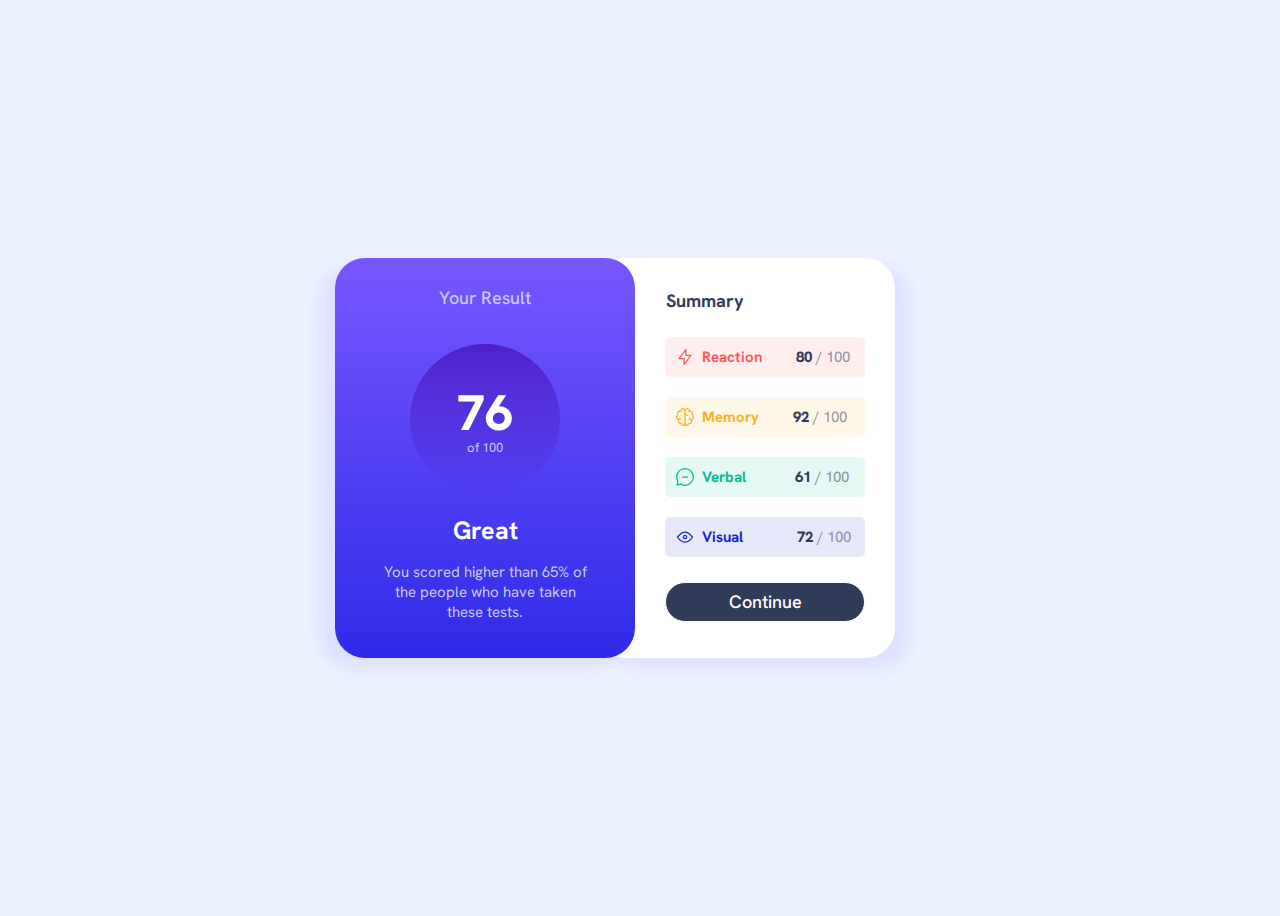
<file: index.html>
<!DOCTYPE html>
<html lang="en">
<head>
  <meta charset="UTF-8">
  <meta name="viewport" content="width=device-width, initial-scale=1.0"> <!-- displays site properly based on user's device -->

  <link rel="icon" type="image/png" sizes="32x32" href="./assets/images/favicon-32x32.png">
  <link rel="stylesheet" href="result-summary.css">
  
  <title>Frontend Mentor | Results summary component</title>
  <link rel="preconnect" href="https://fonts.googleapis.com">
  <link rel="preconnect" href="https://fonts.gstatic.com" crossorigin>
  <link href="https://fonts.googleapis.com/css2?family=Hanken+Grotesk:wght@500;700;800&display=swap" rel="stylesheet">

  <!-- Feel free to remove these styles or customise in your own stylesheet 👍 -->
  <style>
    .attribution { font-size: 11px; text-align: center; }
    .attribution a { color: hsl(228, 45%, 44%); }
  </style>
</head>
<body >
    <div class="body">
    <div class="container" id="resultbox">
    <p id="h3">Your Result </p> 
      <div id="rank">
       <p id="h1"> 76 </p>
       <p id="of">
        of 100</p>
      </div>

    
     <p><p id="h2">Great</p><p id="content"> 
      You scored higher than 65% of the people who have taken these tests.
    </p>
    </div>
    <div class="container" id="summarybox">
     <h2>Summary</h2>

    <div id="reaction" class="box">
      <svg xmlns="http://www.w3.org/2000/svg" width="20" height="20" fill="none" viewBox="0 0 20 20"><path stroke="#F55" stroke-linecap="round" stroke-linejoin="round" stroke-width="1.25" d="M10.833 8.333V2.5l-6.666 9.167h5V17.5l6.666-9.167h-5Z"/></svg>
      <b> Reaction
     <strong class="range"><strong class="outoff">80 </strong> / 100</strong> </b>
    </div>
    <div id="memory" class="box">
      <svg xmlns="http://www.w3.org/2000/svg" width="20" height="20" fill="none" viewBox="0 0 20 20"><path stroke="#FFB21E" stroke-linecap="round" stroke-linejoin="round" stroke-width="1.25" d="M5.833 11.667a2.5 2.5 0 1 0 .834 4.858"/><path stroke="#FFB21E" stroke-linecap="round" stroke-linejoin="round" stroke-width="1.25" d="M3.553 13.004a3.333 3.333 0 0 1-.728-5.53m.025-.067a2.083 2.083 0 0 1 2.983-2.824m.199.054A2.083 2.083 0 1 1 10 3.75v12.917a1.667 1.667 0 0 1-3.333 0M10 5.833a2.5 2.5 0 0 0 2.5 2.5m1.667 3.334a2.5 2.5 0 1 1-.834 4.858"/><path stroke="#FFB21E" stroke-linecap="round" stroke-linejoin="round" stroke-width="1.25" d="M16.447 13.004a3.334 3.334 0 0 0 .728-5.53m-.025-.067a2.083 2.083 0 0 0-2.983-2.824M10 3.75a2.085 2.085 0 0 1 2.538-2.033 2.084 2.084 0 0 1 1.43 2.92m-.635 12.03a1.667 1.667 0 0 1-3.333 0"/></svg>
      <b> Memory
      <strong class="range"><strong class="outoff">92 </strong>/ 100</strong> </b>
    </div>
    <div id="verbal" class="box">
      <svg xmlns="http://www.w3.org/2000/svg" width="20" height="20" fill="none" viewBox="0 0 20 20"><path stroke="#00BB8F" stroke-linecap="round" stroke-linejoin="round" stroke-width="1.25" d="M7.5 10h5M10 18.333A8.333 8.333 0 1 0 1.667 10c0 1.518.406 2.942 1.115 4.167l-.699 3.75 3.75-.699A8.295 8.295 0 0 0 10 18.333Z"/></svg>
    <b>Verbal
    <strong class="range"><strong class="outoff">61</strong > / 100</strong></b>
    </div>
    <div id="visual" class="box">
      <svg xmlns="http://www.w3.org/2000/svg" width="20" height="20" fill="none" viewBox="0 0 20 20"><path stroke="#1125D6" stroke-linecap="round" stroke-linejoin="round" stroke-width="1.25" d="M10 11.667a1.667 1.667 0 1 0 0-3.334 1.667 1.667 0 0 0 0 3.334Z"/><path stroke="#1125D6" stroke-linecap="round" stroke-linejoin="round" stroke-width="1.25" d="M17.5 10c-1.574 2.492-4.402 5-7.5 5s-5.926-2.508-7.5-5C4.416 7.632 6.66 5 10 5s5.584 2.632 7.5 5Z"/></svg>
    <b> Visual
     <strong class="range"><strong class="outoff">72 </strong >/ 100</strong> </b> 
    </div>
    <button class="btn">Continue </button>
    
      
    
  
  
    
    </div>
  

  

  
  <!-- <div class="attribution">
    Challenge by <a href="https://www.frontendmentor.io?ref=challenge" target="_blank">Frontend Mentor</a>. 
    Coded by <a href="#">Your Name Here</a>.
  </div>  -->
</body>
</html>
</file>
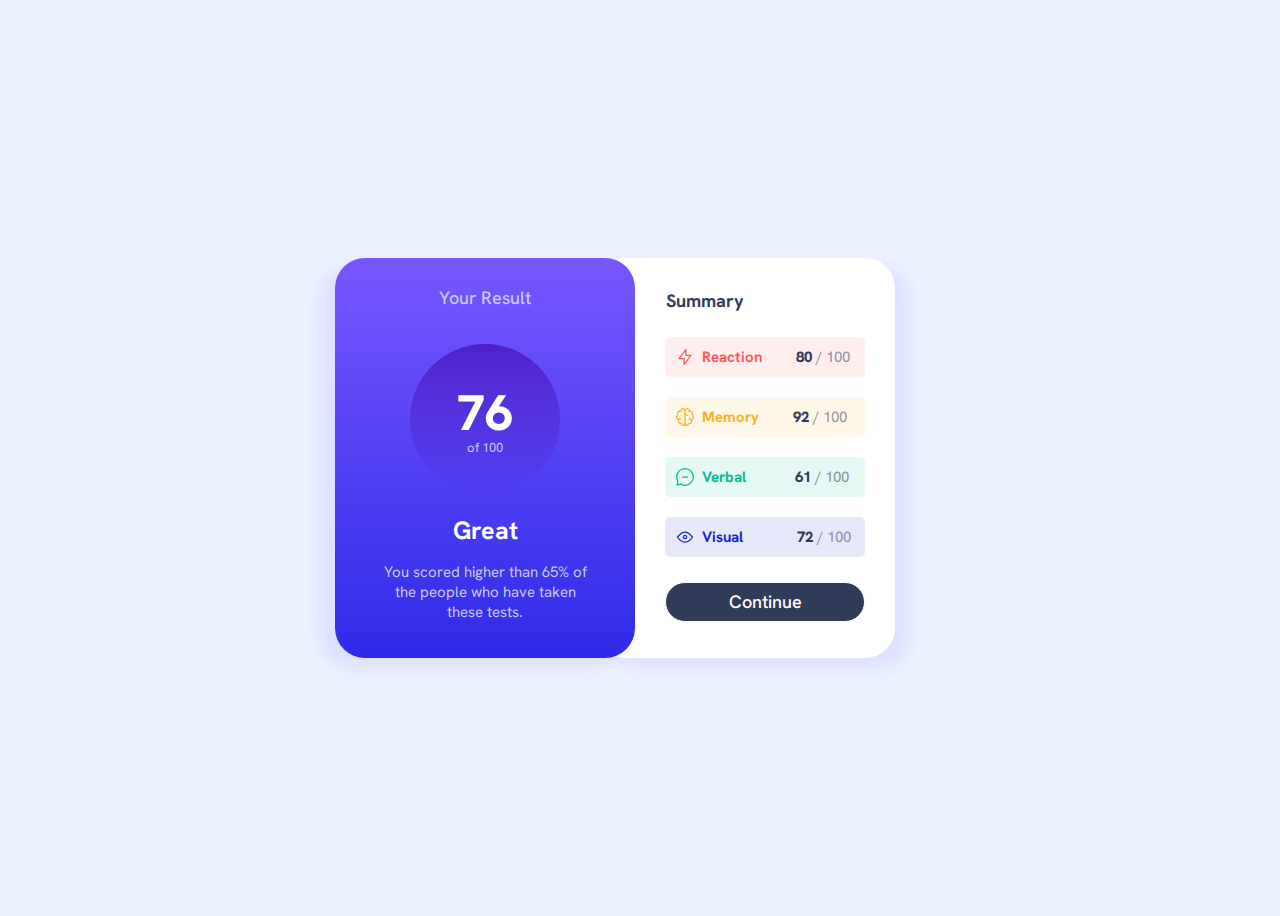
<file: resultsummary.html>
<!DOCTYPE html>
<html lang="en">
<head>
  <meta charset="UTF-8">
  <meta name="viewport" content="width=device-width, initial-scale=1.0"> <!-- displays site properly based on user's device -->

  <link rel="icon" type="image/png" sizes="32x32" href="./assets/images/favicon-32x32.png">
  <link rel="stylesheet" href="result-summary.css">
  
  <title>Frontend Mentor | Results summary component</title>
  <link rel="preconnect" href="https://fonts.googleapis.com">
  <link rel="preconnect" href="https://fonts.gstatic.com" crossorigin>
  <link href="https://fonts.googleapis.com/css2?family=Hanken+Grotesk:wght@500;700;800&display=swap" rel="stylesheet">

  <!-- Feel free to remove these styles or customise in your own stylesheet 👍 -->
  <style>
    .attribution { font-size: 11px; text-align: center; }
    .attribution a { color: hsl(228, 45%, 44%); }
  </style>
</head>
<body >
    <div class="body">
    <div class="container" id="resultbox">
    <p id="h3">Your Result </p> 
      <div id="rank">
       <p id="h1"> 76 </p>
       <p id="of">
        of 100</p>
      </div>

    
     <p><p id="h2">Great</p><p id="content"> 
      You scored higher than 65% of the people who have taken these tests.
    </p>
    </div>
    <div class="container" id="summarybox">
     <h2>Summary</h2>

    <div id="reaction" class="box">
      <svg xmlns="http://www.w3.org/2000/svg" width="20" height="20" fill="none" viewBox="0 0 20 20"><path stroke="#F55" stroke-linecap="round" stroke-linejoin="round" stroke-width="1.25" d="M10.833 8.333V2.5l-6.666 9.167h5V17.5l6.666-9.167h-5Z"/></svg>
      <b> Reaction
     <strong class="range"><strong class="outoff">80 </strong> / 100</strong> </b>
    </div>
    <div id="memory" class="box">
      <svg xmlns="http://www.w3.org/2000/svg" width="20" height="20" fill="none" viewBox="0 0 20 20"><path stroke="#FFB21E" stroke-linecap="round" stroke-linejoin="round" stroke-width="1.25" d="M5.833 11.667a2.5 2.5 0 1 0 .834 4.858"/><path stroke="#FFB21E" stroke-linecap="round" stroke-linejoin="round" stroke-width="1.25" d="M3.553 13.004a3.333 3.333 0 0 1-.728-5.53m.025-.067a2.083 2.083 0 0 1 2.983-2.824m.199.054A2.083 2.083 0 1 1 10 3.75v12.917a1.667 1.667 0 0 1-3.333 0M10 5.833a2.5 2.5 0 0 0 2.5 2.5m1.667 3.334a2.5 2.5 0 1 1-.834 4.858"/><path stroke="#FFB21E" stroke-linecap="round" stroke-linejoin="round" stroke-width="1.25" d="M16.447 13.004a3.334 3.334 0 0 0 .728-5.53m-.025-.067a2.083 2.083 0 0 0-2.983-2.824M10 3.75a2.085 2.085 0 0 1 2.538-2.033 2.084 2.084 0 0 1 1.43 2.92m-.635 12.03a1.667 1.667 0 0 1-3.333 0"/></svg>
      <b> Memory
      <strong class="range"><strong class="outoff">92 </strong>/ 100</strong> </b>
    </div>
    <div id="verbal" class="box">
      <svg xmlns="http://www.w3.org/2000/svg" width="20" height="20" fill="none" viewBox="0 0 20 20"><path stroke="#00BB8F" stroke-linecap="round" stroke-linejoin="round" stroke-width="1.25" d="M7.5 10h5M10 18.333A8.333 8.333 0 1 0 1.667 10c0 1.518.406 2.942 1.115 4.167l-.699 3.75 3.75-.699A8.295 8.295 0 0 0 10 18.333Z"/></svg>
    <b>Verbal
    <strong class="range"><strong class="outoff">61</strong > / 100</strong></b>
    </div>
    <div id="visual" class="box">
      <svg xmlns="http://www.w3.org/2000/svg" width="20" height="20" fill="none" viewBox="0 0 20 20"><path stroke="#1125D6" stroke-linecap="round" stroke-linejoin="round" stroke-width="1.25" d="M10 11.667a1.667 1.667 0 1 0 0-3.334 1.667 1.667 0 0 0 0 3.334Z"/><path stroke="#1125D6" stroke-linecap="round" stroke-linejoin="round" stroke-width="1.25" d="M17.5 10c-1.574 2.492-4.402 5-7.5 5s-5.926-2.508-7.5-5C4.416 7.632 6.66 5 10 5s5.584 2.632 7.5 5Z"/></svg>
    <b> Visual
     <strong class="range"><strong class="outoff">72 </strong >/ 100</strong> </b> 
    </div>
    <button class="btn">Continue </button>
    
      
    
  
  
    
    </div>
  

  

  
  <!-- <div class="attribution">
    Challenge by <a href="https://www.frontendmentor.io?ref=challenge" target="_blank">Frontend Mentor</a>. 
    Coded by <a href="#">Your Name Here</a>.
  </div>  -->
</body>
</html>
</file>
<file: result-summary.css>
body{
    background-color:hsl(221, 100%, 96%);
}
.body{
    
    height: 100vh;
    display: flex; 
    justify-content: center;
    align-items: center; 
    column-gap: 10px;
    
}

.container{
    
    width: 300px;
    height: 400px;
    border-radius: 30px;

    
   
}
#resultbox{
    position: relative;
    z-index: 1;
    background:linear-gradient(to bottom,hsl(252, 100%, 67%), hsl(241, 81%, 54%));
    box-shadow: -15px 10px 15px hsla(252, 100%, 67%,.1);
}
#summarybox{
    z-index: 0;
    background-color:hsl(0, 0%, 100%);
    position: relative;
    left:-50px;
    text-align: center;
    display: flex;
    flex-direction: column;
    justify-content: center;
    align-items: center;
    row-gap: 15px;
    box-shadow: 15px 10px 15px hsla(252, 100%, 67%,.1);
    
}
#rank{
    background-color: antiquewhite;
    width: 150px;
    height: 150px;
    border-radius: 100%;
    position: relative;
    left: 75px;
    top: -15px;
    text-align: center;
    background:linear-gradient(hsla(256, 72%, 46%, 1),hsla(241, 72%, 46%, 0)) ;

   
}
p{

    font-family: 'Hanken Grotesk', sans-serif;
    font-size: 18px;
    color: hsl(241, 100%, 89%);
}
#content{
    font-size: 15px;
    margin: 5px 40px;
    text-align: center;
    margin-top:-30px ;
   
}
#h2{
    text-align: center;
    font-family: 'Hanken Grotesk', sans-serif;
    font-weight: 700;
    font-size: 25px;
    position:relative;
    top: -20px;
    color: hsl(0, 0%, 100%);
}
#h3{
    text-align: center;
    font-family: 'Hanken Grotesk', sans-serif;
    font-weight: 500;
    padding-top: 10px;
}
#h1{
    text-align: center;
    font-family: 'Hanken Grotesk', sans-serif;
    position: relative;
    font-weight: 800;
    top: 36px;
    font-size: 50px;
    color: hsl(0, 0%, 100%);
}
#of{
    position: relative;
    top: -20px;
    font-size:13px;

}
.box{
    
    width:200px;
    height: 30px;
    border-radius: 5px;
    padding-top: 10px;
    margin-top: 5px;
    text-align: left;
    margin-left: 40px;
    font-size: 15px;
    font-weight: 400;
    position: relative;
    top: -20px;

    font-family: 'Hanken Grotesk', sans-serif;
}
.box b{
    position: relative;
    left: 7px;
    
}
.box .range{
    padding-left: 30px;
}
svg{
    padding-left: 10px;
    float: left;
}
#reaction{
    background-color:  hsla(0, 100%, 67%,.1);
    color: hsl(0, 100%, 67%) ;

 
}
#memory{
    background-color: hsla(39, 100%, 56%,.1);
    color:hsl(39, 100%, 56%);

}
#verbal{
    background-color:  hsla(166, 100%, 37%,.1);
    color:hsl(166, 100%, 37%);

}
#verbal .range{
    padding-left: 45px;
}
#visual .range{
    position: relative;
    left: 20px;
}
#visual{
    background-color:  hsla(234, 85%, 45%,.1);
    color: hsl(234, 85%, 45%);

}
h2{
    position: relative;
    font-family: 'Hanken Grotesk', sans-serif;
    font-weight: 700;
    left: -40px;
    font-size: 18px;
    color :hsl(224, 30%, 27%);
    top: -10px;
}


.btn{
   
    width: 200px;
    height: 40px;
    border-radius:20px;
    position: relative;
    left: 20px;
    bottom: 10px;
    background:hsl(224, 30%, 27%);
    cursor: pointer;
    font-family: 'Hanken Grotesk', sans-serif;
    font-weight: 500;
    color: hsl(0, 0%, 100%);
    font-size: 18px;
    border:1px solid hsl(0, 0%, 100%);
}
.btn:hover{

    background:linear-gradient(to bottom,hsl(252, 100%, 67%),hsl(241, 81%, 54%)); 


}
.range{
    position: relative;
    font-size:15px;
    color: hsl(224, 30%, 27%,.5);
    font-weight:500;

}
.outoff{
    position: relative;
    font-size:15px;
    
    color: hsl(224, 30%, 27%);
    font-weight: 800;

}
@media screen and (max-width:425px) {
  #resultbox{
    position: absolute;
    top: -60px;
    width:375px;
    left: 7px;
    box-sizing: border-box;
}  
  #summarybox{
    position: absolute;
    width: 375px;
    height: 650px;
    top:  200px;
    left:8px;
    box-sizing: border-box;
  }
  .box{
    width:300px;
    
    padding-left:5px;
    position: relative;
    left: -20px;
    padding:10px;
    top:5px;
    
    
    }
 .range{
    position: relative;
    left: 90px;
 }
 #visual .range{
    position: relative;
    left: 110px;
 }
 h2{
    position: relative;
    left: -110px;
    top: 20px;
 }
 .btn{
    position: relative;
    height:50px;
    left:-3px;
    width:300px;
    top: 5px;
    border-radius: 25px;
    top:15px;
    
 }
 #rank{
    position: relative;
    left:115px;
    top: 20px;

 }
 p{
    padding:0px 10px;
    position: relative;
    top: 20px;
    left:5px;
    right:5px;
 }
 #h2{
    position: relative;
    top:5px;
 
 }
 #h3{
    position: relative;
    top: 50px;
 }
 svg{
    position: relative;
    top: 5px;
    
 }
 b{
    position: relative;
    font-size:18px;
    top:3px;
 }

}
</file>
